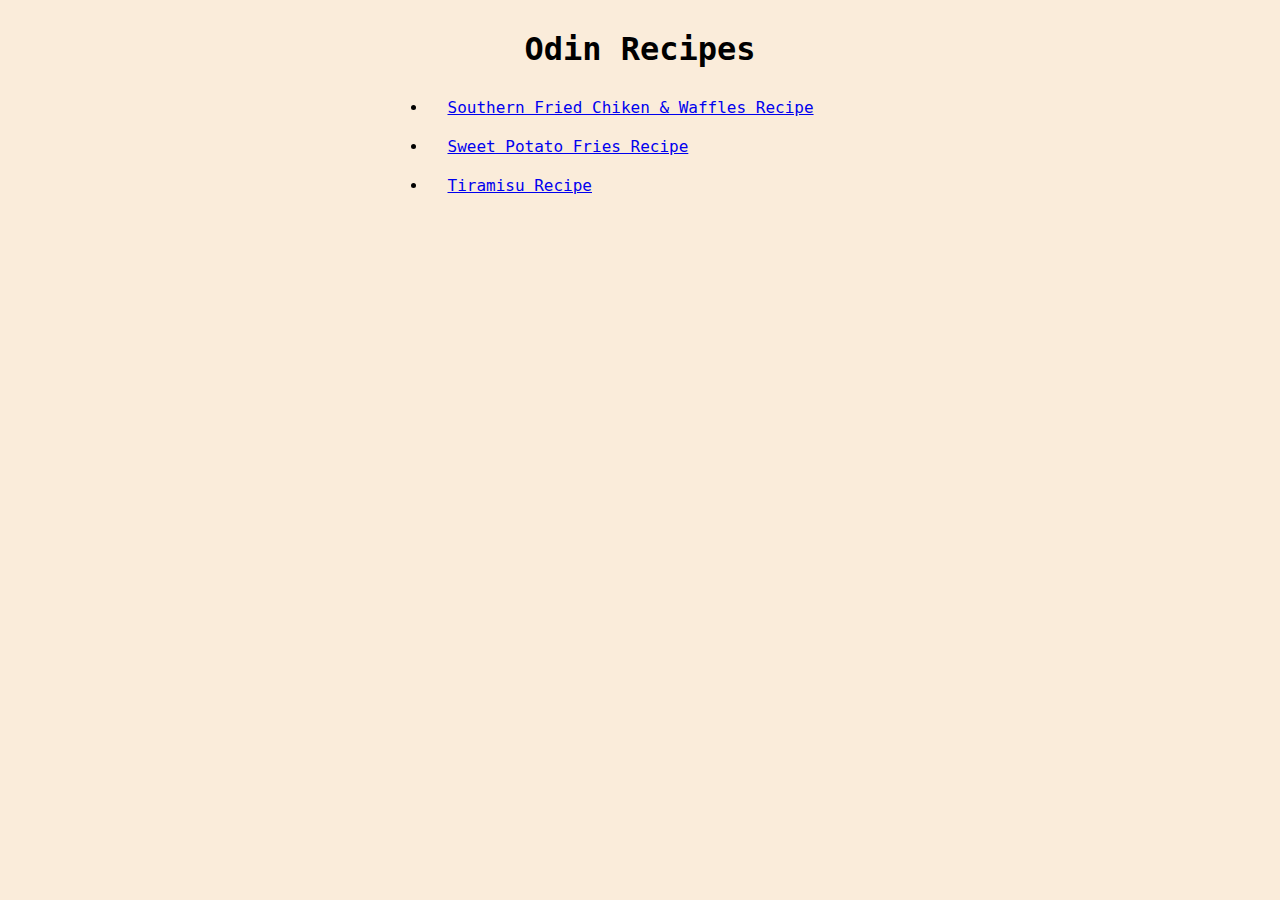
<file: index.html>
<!DOCTYPE HTML>
<html lang"en">
    <head>
        <title>The Odin Project: Recipes</title>
        <meta charset="UTF-8">
        <link rel="stylesheet" href="style.css">
    </head>
    
    <body>
        <h1>Odin Recipes</h1>
       <ul>
           <li><a href="southern-fried-chicken-and-waffles.html">Southern Fried Chiken & Waffles Recipe</a></li>
        <li><a href="sweet-potato-fries.html">Sweet Potato Fries Recipe</a></li>
        <li><a href="tiramisu.html">Tiramisu Recipe</a></li>
        </ul>
        
        </body>
</html>
</file>
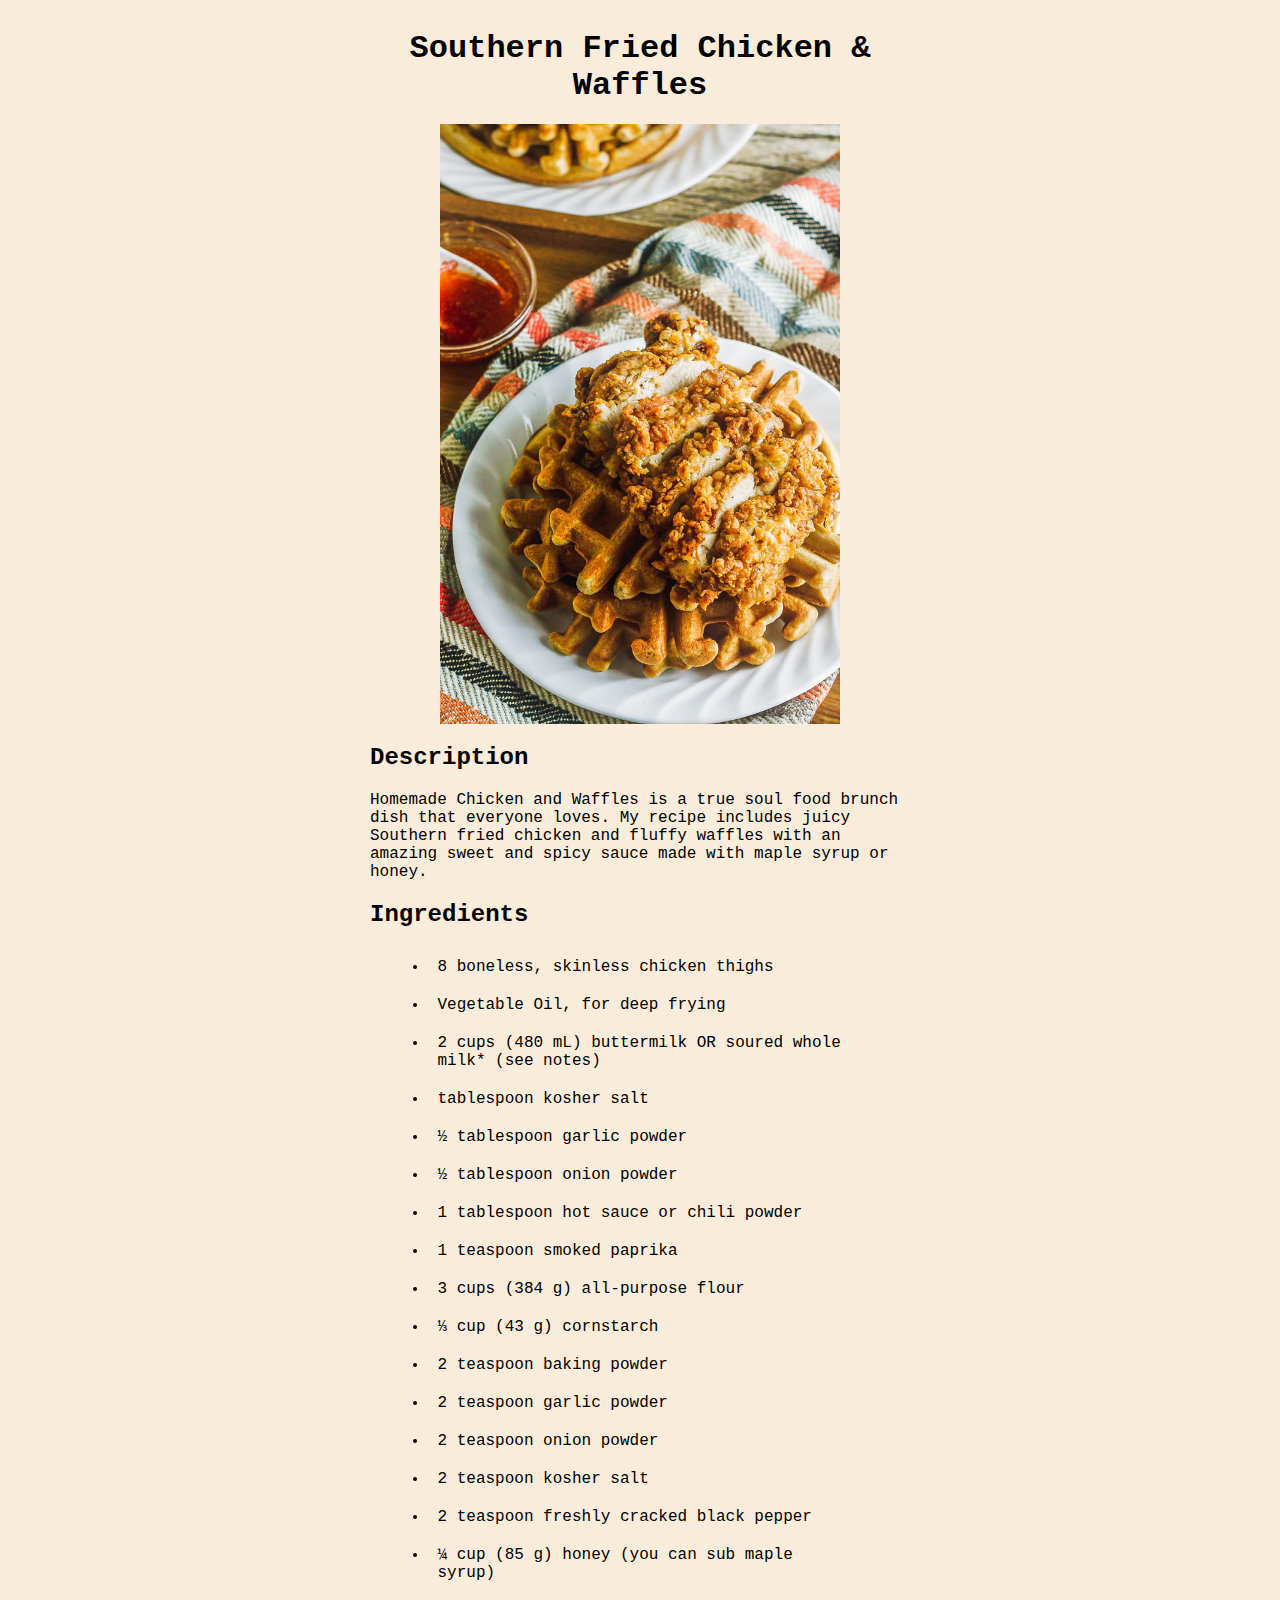
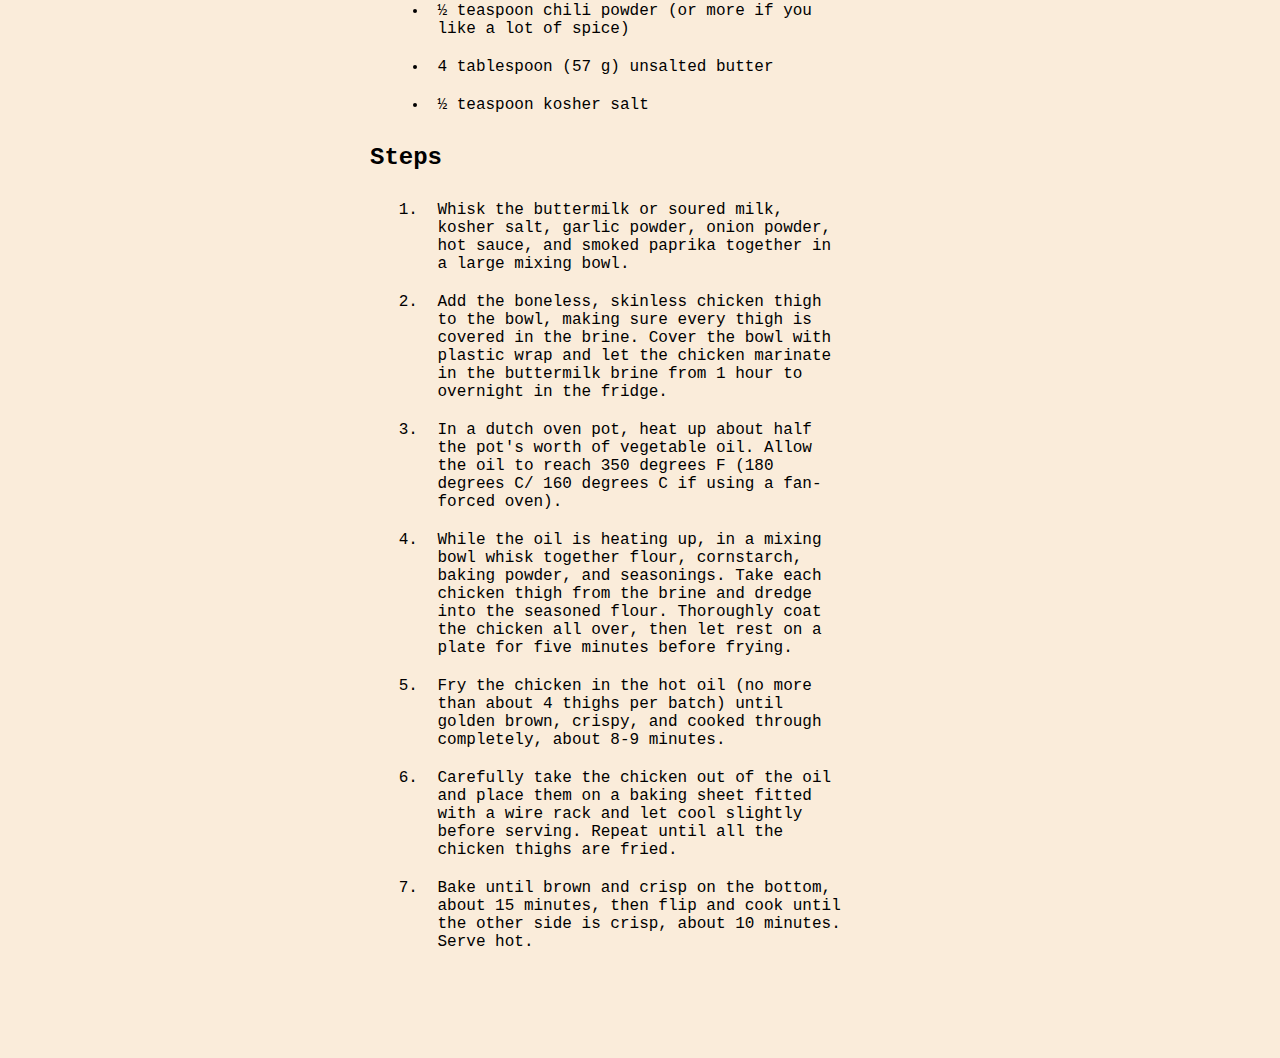
<file: southern-fried-chicken-and-waffles.html>
<!DOCTYPE HTML>
<html lang"en">
    <head>
        <title>Southern Fried Chicken & Waffles Recipe</title>
        <meta charset="UTF-8">
        <link rel="stylesheet" href="style.css">
    </head>
    
    <body>
        <h1>Southern Fried Chicken & Waffles</h1>
        <img class="recipe-image" src="img/Southern-Fried-Chicken-and-Waffles.jpg" alt="Southern-Fried-Chicken-and-Waffles">
        <h2>Description</h2>
        <p>Homemade Chicken and Waffles is a true soul food brunch dish that everyone loves. My recipe includes juicy Southern fried chicken and fluffy waffles with an amazing sweet and spicy sauce made with maple syrup or honey.</p>
        <h2>Ingredients</h2>
            <ul>
                <li> 8 boneless, skinless chicken thighs </li>
                <li> Vegetable Oil, for deep frying </li>
                <li> 2 cups (480 mL) buttermilk OR soured whole milk* (see notes) </li>
                <li> tablespoon kosher salt</li>
                <li> ½ tablespoon garlic powder</li>
                <li> ½ tablespoon onion powder</li>
                <li> 1 tablespoon hot sauce or chili powder</li>
                <li> 1 teaspoon smoked paprika </li>
                <li> 3 cups (384 g) all-purpose flour </li>
                <li> ⅓ cup (43 g) cornstarch </li>
                <li> 2 teaspoon baking powder </li>
                <li> 2 teaspoon garlic powder </li>
                <li> 2 teaspoon onion powder </li>
                <li> 2 teaspoon kosher salt </li>
                <li> 2 teaspoon freshly cracked black pepper </li>
                <li> ¼ cup (85 g) honey (you can sub maple syrup) </li>
                <li> ½ teaspoon chili powder (or more if you like a lot of spice) </li>
                <li> 4 tablespoon (57 g) unsalted butter </li>
                <li> ½ teaspoon kosher salt </li>   
            </ul>    
            <h2>Steps</h2>
            <ol>
                <li>Whisk the buttermilk or soured milk, kosher salt, garlic powder, onion powder, hot sauce, and smoked paprika together in a large mixing bowl. </li>
                <li>Add the boneless, skinless chicken thigh to the bowl, making sure every thigh is covered in the brine. Cover the bowl with plastic wrap and let the chicken marinate in the buttermilk brine from 1 hour to overnight in the fridge. </li>
                <li>In a dutch oven pot, heat up about half the pot's worth of vegetable oil. Allow the oil to reach 350 degrees F (180 degrees C/ 160 degrees C if using a fan-forced oven). </li>
                <li>While the oil is heating up, in a mixing bowl whisk together flour, cornstarch, baking powder, and seasonings. Take each chicken thigh from the brine and dredge into the seasoned flour. Thoroughly coat the chicken all over, then let rest on a plate for five minutes before frying.</li>
                <li>Fry the chicken in the hot oil (no more than about 4 thighs per batch) until golden brown, crispy, and cooked through completely, about 8-9 minutes. </li>
                <li>Carefully take the chicken out of the oil and place them on a baking sheet fitted with a wire rack and let cool slightly before serving. Repeat until all the chicken thighs are fried.</li>
                <li>Bake until brown and crisp on the bottom, about 15 minutes, then flip and cook until the other side is crisp, about 10 minutes. Serve hot.</li>
            </ol>
    </body>
</html>
</file>
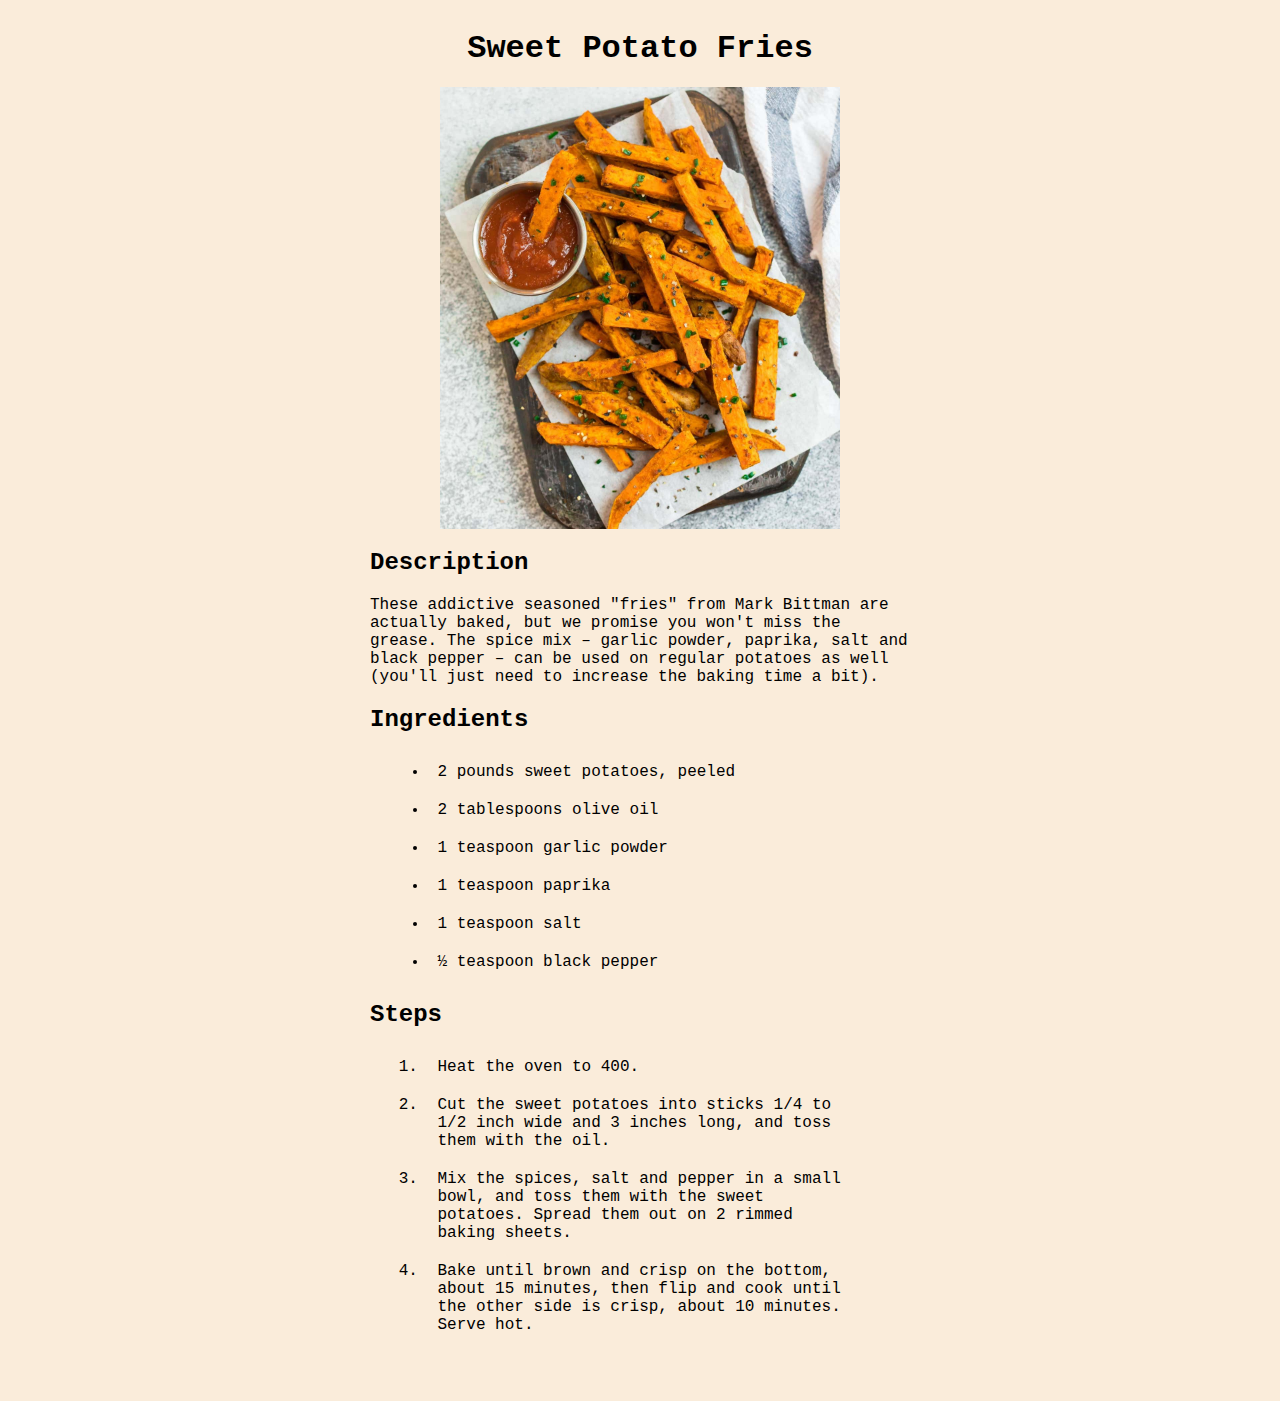
<file: sweet-potato-fries.html>
<!DOCTYPE HTML>
<html lang="en">
    <head>
        <title>Sweet Potato Fries Recip</title>
        <meta charset="UTF-8">
        <link rel="stylesheet" href="style.css">
    </head>
    <body>
        <h1>Sweet Potato Fries</h1>
            <img class="recipe-image" src="img/Baked-Sweet-Potato-Fries.jpg" alt="Baked-Sweet-Potato-Fries">
            <h2>Description</h2>
            <p>These addictive seasoned "fries" from Mark Bittman are actually baked, but we promise you won't miss the grease. The spice mix – garlic powder, paprika, salt and black pepper – can be used on regular potatoes as well (you'll just need to increase the baking time a bit).</p>
            <h2>Ingredients</h2>
            <ul>
                <li>2 pounds sweet potatoes, peeled </li>
                <li>2 tablespoons olive oil </li>
                <li>1 teaspoon garlic powder </li>
                <li> 1 teaspoon paprika </li>
                <li> 1 teaspoon salt </li>
                <li> ½ teaspoon black pepper </li>
            </ul>
            <h2>Steps</h2>
            <ol>
                <li>Heat the oven to 400.</li>
                <li>Cut the sweet potatoes into sticks 1/4 to 1/2 inch wide and 3 inches long, and toss them with the oil.</li>
                <li>Mix the spices, salt and pepper in a small bowl, and toss them with the sweet potatoes. Spread them out on 2 rimmed baking sheets.</li>
                <li>Bake until brown and crisp on the bottom, about 15 minutes, then flip and cook until the other side is crisp, about 10 minutes. Serve hot.</li>
            </ol>

    </body>
</html>
</file>
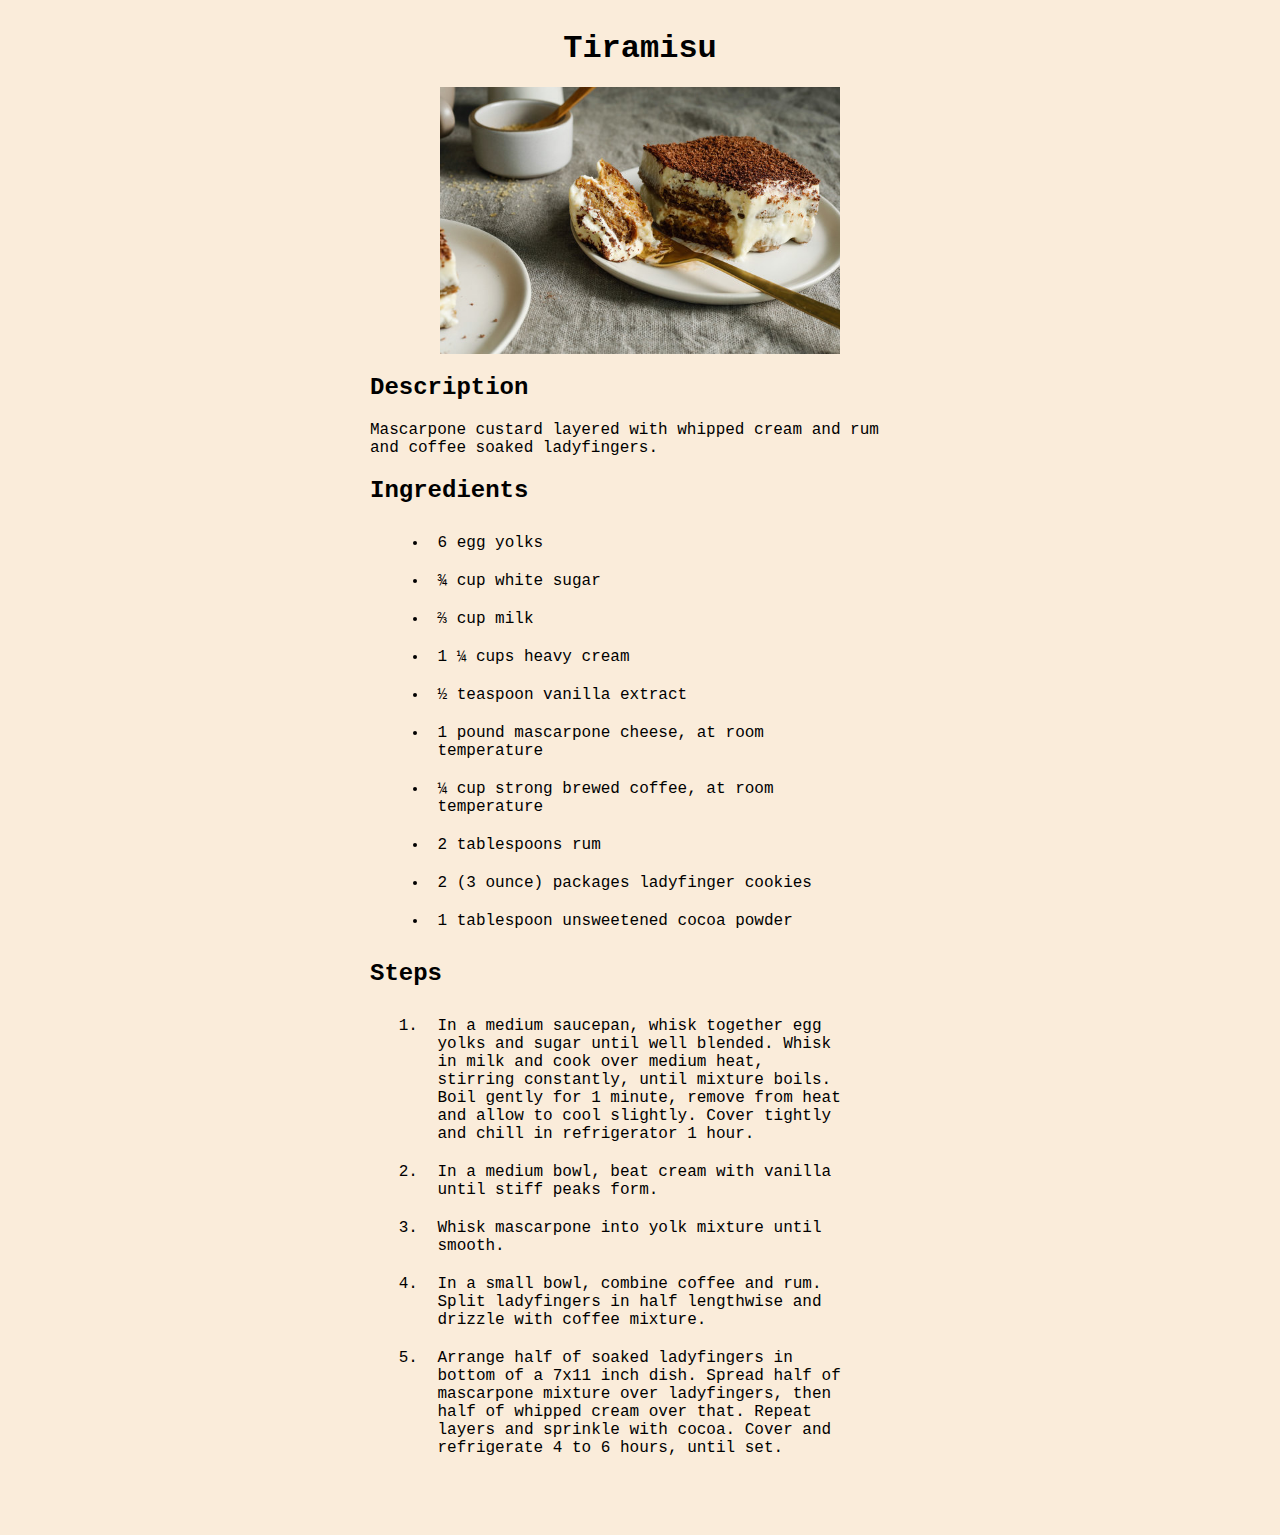
<file: tiramisu.html>
<!DOCTYPE HTML>
<html lang"en">
    <head>
        <title>Tiramisu Recipe</title>
        <meta charset="UTF-8">
        <link rel="stylesheet" href="style.css">
    </head>

    <body>
        <h1>Tiramisu</h1>
        <img class="recipe-image" src="img/tiramisu.jpg" alt="Tiramisu">
        <h2>Description</h2>
        <p>Mascarpone custard layered with whipped cream and rum and coffee soaked ladyfingers. </p>
        <h2>Ingredients</h2>
        <ul>
            <li>6 egg yolks </li>
            <li> ¾ cup white sugar </li>
            <li> ⅔ cup milk </li>
            <li> 1 ¼ cups heavy cream </li>
            <li> ½ teaspoon vanilla extract </li>
            <li> 1 pound mascarpone cheese, at room temperature </li>
            <li> ¼ cup strong brewed coffee, at room temperature </li>
            <li> 2 tablespoons rum </li>
            <li> 2 (3 ounce) packages ladyfinger cookies </li>
            <li> 1 tablespoon unsweetened cocoa powder </li>
        </ul>
        <h2>Steps</h2>
        <ol>
            <li>In a medium saucepan, whisk together egg yolks and sugar until well blended. Whisk in milk and cook over medium heat, stirring constantly, until mixture boils. Boil gently for 1 minute, remove from heat and allow to cool slightly. Cover tightly and chill in refrigerator 1 hour.</li>
            <li>In a medium bowl, beat cream with vanilla until stiff peaks form.
            </li>
            <li>Whisk mascarpone into yolk mixture until smooth.
            </li>
            <li>In a small bowl, combine coffee and rum. Split ladyfingers in half lengthwise and drizzle with coffee mixture.
            </li>
            <li>Arrange half of soaked ladyfingers in bottom of a 7x11 inch dish. Spread half of mascarpone mixture over ladyfingers, then half of whipped cream over that. Repeat layers and sprinkle with cocoa. Cover and refrigerate 4 to 6 hours, until set.
            </li>
        </ol>
    </body>
</html>
</file>
<file: style.css>
* {
    background-color: #faecda;
    font-family: monospace, "Times New Roman";
    margin: auto;
    width: 75%;
    padding: 10px;
    
}

h1 {
    text-align: center;
}

.recipe-image {
    height:auto;
    width: 400px;
    display: block;
    margin-left: auto;
    margin-right: auto;
    
}
</file>
